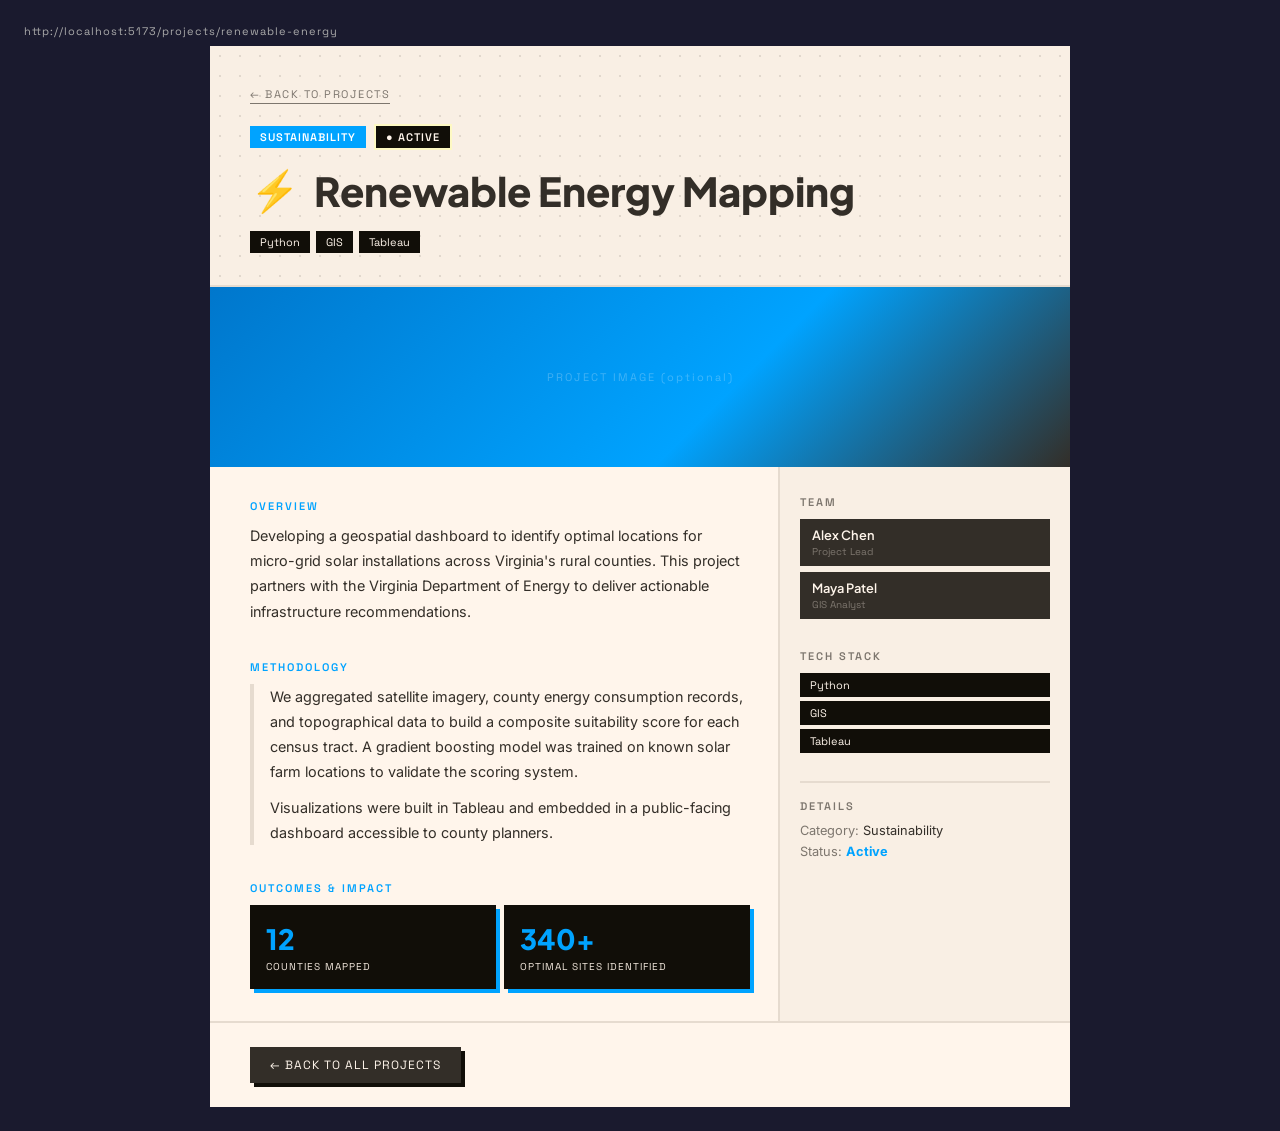
<file: .superpowers/brainstorm/98406-1774940633/content/detail-mockup-v2.html>
<!DOCTYPE html>
<html>
<head>
<style>
  @import url('https://fonts.googleapis.com/css2?family=Plus+Jakarta+Sans:wght@400;600;700;800&family=Inter:wght@400;500&family=Space+Grotesk:wght@400;500;600&display=swap');

  :root {
    --surface: #fff5eb;
    --surface-container-low: #f9efe4;
    --surface-container: #f1e6db;
    --surface-container-highest: #e6dbcf;
    --on-background: #332e28;
    --inverse-surface: #110e08;
    --primary: #00a3ff;
    --primary-container: #0077cc;
    --on-primary: #ffffff;
    --secondary: #fef9c3;
    --outline: #7d766e;
    --font-display: 'Plus Jakarta Sans', sans-serif;
    --font-label: 'Space Grotesk', monospace;
    --font-body: 'Inter', sans-serif;
    --shadow-hard: 4px 4px 0px #110e08;
    --shadow-blue: 4px 4px 0px #00a3ff;
  }

  * { box-sizing: border-box; margin: 0; padding: 0; }

  body {
    background: #1a1a2e;
    display: flex;
    flex-direction: column;
    align-items: center;
    padding: 24px;
    font-family: var(--font-body);
  }

  .browser-label {
    font-family: var(--font-label);
    font-size: 11px;
    color: #aaa;
    letter-spacing: 1px;
    margin-bottom: 8px;
    align-self: flex-start;
  }

  .page {
    background: var(--surface);
    width: 100%;
    max-width: 860px;
    color: var(--on-background);
  }

  /* HERO — light with dots */
  .hero {
    background-color: var(--surface-container-low);
    background-image: radial-gradient(circle, rgba(51,46,40,0.12) 1px, transparent 1px);
    background-size: 20px 20px;
    padding: 36px 40px 32px;
    border-bottom: 2px solid var(--surface-container-highest);
  }

  .back-btn {
    display: inline-block;
    font-family: var(--font-label);
    font-size: 11px;
    letter-spacing: 1.5px;
    color: var(--outline);
    margin-bottom: 20px;
    border-bottom: 1px solid var(--outline);
    padding-bottom: 2px;
    cursor: pointer;
  }

  .chips {
    display: flex;
    gap: 8px;
    margin-bottom: 16px;
    align-items: center;
    flex-wrap: wrap;
  }

  .chip-primary {
    background: var(--primary);
    color: var(--on-primary);
    font-family: var(--font-label);
    font-size: 11px;
    letter-spacing: 1px;
    padding: 4px 10px;
    font-weight: 600;
  }

  .chip-dark {
    background: var(--inverse-surface);
    color: var(--surface);
    font-family: var(--font-label);
    font-size: 11px;
    letter-spacing: 1px;
    padding: 4px 10px;
    font-weight: 600;
    border: 2px solid var(--secondary);
  }

  .chip-outline {
    background: transparent;
    color: var(--on-background);
    font-family: var(--font-label);
    font-size: 11px;
    letter-spacing: 1px;
    padding: 4px 10px;
    font-weight: 600;
    border: 2px solid var(--outline);
  }

  .hero-title-row {
    display: flex;
    align-items: center;
    gap: 14px;
    margin-bottom: 16px;
  }

  .hero-icon {
    font-size: 2.5rem;
  }

  .hero-title {
    font-family: var(--font-display);
    font-size: 2.5rem;
    font-weight: 800;
    color: var(--on-background);
    line-height: 1.1;
  }

  .hero-tags {
    display: flex;
    gap: 6px;
    flex-wrap: wrap;
  }

  .tag {
    background: var(--inverse-surface);
    color: var(--surface);
    font-family: var(--font-label);
    font-size: 11px;
    padding: 4px 10px;
  }

  /* HERO IMAGE */
  .hero-image {
    width: 100%;
    height: 180px;
    background: linear-gradient(135deg, #0077cc, #00a3ff 60%, #332e28);
    display: flex;
    align-items: center;
    justify-content: center;
    color: rgba(255,255,255,0.25);
    font-family: var(--font-label);
    font-size: 11px;
    letter-spacing: 2px;
  }

  /* TWO-COLUMN BODY */
  .body {
    display: flex;
  }

  .main-col {
    flex: 2;
    padding: 32px 28px 32px 40px;
    border-right: 2px solid var(--surface-container-highest);
    display: flex;
    flex-direction: column;
    gap: 36px;
  }

  .section-label {
    font-family: var(--font-label);
    font-size: 11px;
    letter-spacing: 2px;
    color: var(--primary);
    margin-bottom: 10px;
    font-weight: 600;
  }

  .body-text {
    font-family: var(--font-body);
    font-size: 0.9rem;
    line-height: 1.75;
    color: var(--on-background);
  }

  .methodology-block {
    border-left: 4px solid var(--surface-container-highest);
    padding-left: 16px;
    display: flex;
    flex-direction: column;
    gap: 10px;
  }

  .outcomes-grid {
    display: grid;
    grid-template-columns: 1fr 1fr;
    gap: 8px;
  }

  .outcome-card {
    background: var(--inverse-surface);
    color: var(--surface);
    padding: 16px;
    box-shadow: var(--shadow-blue);
  }

  .outcome-value {
    font-family: var(--font-display);
    font-size: 1.75rem;
    font-weight: 800;
    color: var(--primary);
  }

  .outcome-label {
    font-family: var(--font-label);
    font-size: 10px;
    letter-spacing: 1px;
    margin-top: 4px;
    color: var(--surface-container);
  }

  /* SIDEBAR */
  .sidebar {
    flex: 1;
    padding: 28px 20px;
    background: var(--surface-container-low);
    display: flex;
    flex-direction: column;
    gap: 24px;
  }

  .sidebar-label {
    font-family: var(--font-label);
    font-size: 11px;
    letter-spacing: 2px;
    color: var(--outline);
    margin-bottom: 10px;
    font-weight: 600;
  }

  .team-member {
    background: var(--on-background);
    color: var(--surface);
    padding: 8px 12px;
    margin-bottom: 6px;
  }

  .member-name {
    font-family: var(--font-display);
    font-size: 0.8rem;
    font-weight: 600;
  }

  .member-role {
    font-family: var(--font-label);
    font-size: 10px;
    color: var(--outline);
    margin-top: 2px;
  }

  .stack-tag {
    background: var(--inverse-surface);
    color: var(--surface);
    font-family: var(--font-label);
    font-size: 11px;
    padding: 5px 10px;
    display: block;
    margin-bottom: 4px;
  }

  .details-block {
    border-top: 2px solid var(--surface-container-highest);
    padding-top: 16px;
  }

  .detail-row {
    font-family: var(--font-body);
    font-size: 0.8rem;
    margin-bottom: 6px;
    color: var(--on-background);
  }

  .detail-row span {
    color: var(--outline);
  }

  /* BACK BUTTON FOOTER */
  .page-footer {
    padding: 24px 40px;
    border-top: 2px solid var(--surface-container-highest);
    background: var(--surface);
  }

  .back-button {
    background: var(--on-background);
    color: var(--surface);
    font-family: var(--font-label);
    font-size: 12px;
    letter-spacing: 1px;
    padding: 10px 20px;
    display: inline-block;
    box-shadow: var(--shadow-hard);
    cursor: pointer;
    border: none;
  }
</style>
</head>
<body>
  <div class="browser-label">http://localhost:5173/projects/renewable-energy</div>

  <div class="page">

    <!-- HERO -->
    <div class="hero">
      <div class="back-btn">← BACK TO PROJECTS</div>
      <div class="chips">
        <span class="chip-primary">SUSTAINABILITY</span>
        <span class="chip-dark">● ACTIVE</span>
      </div>
      <div class="hero-title-row">
        <span class="hero-icon">⚡</span>
        <h1 class="hero-title">Renewable Energy Mapping</h1>
      </div>
      <div class="hero-tags">
        <span class="tag">Python</span>
        <span class="tag">GIS</span>
        <span class="tag">Tableau</span>
      </div>
    </div>

    <!-- HERO IMAGE (optional) -->
    <div class="hero-image">PROJECT IMAGE (optional)</div>

    <!-- BODY -->
    <div class="body">

      <!-- MAIN -->
      <div class="main-col">

        <div>
          <div class="section-label">OVERVIEW</div>
          <p class="body-text">Developing a geospatial dashboard to identify optimal locations for micro-grid solar installations across Virginia's rural counties. This project partners with the Virginia Department of Energy to deliver actionable infrastructure recommendations.</p>
        </div>

        <div>
          <div class="section-label">METHODOLOGY</div>
          <div class="methodology-block">
            <p class="body-text">We aggregated satellite imagery, county energy consumption records, and topographical data to build a composite suitability score for each census tract. A gradient boosting model was trained on known solar farm locations to validate the scoring system.</p>
            <p class="body-text">Visualizations were built in Tableau and embedded in a public-facing dashboard accessible to county planners.</p>
          </div>
        </div>

        <div>
          <div class="section-label">OUTCOMES &amp; IMPACT</div>
          <div class="outcomes-grid">
            <div class="outcome-card">
              <div class="outcome-value">12</div>
              <div class="outcome-label">COUNTIES MAPPED</div>
            </div>
            <div class="outcome-card">
              <div class="outcome-value">340+</div>
              <div class="outcome-label">OPTIMAL SITES IDENTIFIED</div>
            </div>
          </div>
        </div>

      </div>

      <!-- SIDEBAR -->
      <div class="sidebar">

        <div>
          <div class="sidebar-label">TEAM</div>
          <div class="team-member">
            <div class="member-name">Alex Chen</div>
            <div class="member-role">Project Lead</div>
          </div>
          <div class="team-member">
            <div class="member-name">Maya Patel</div>
            <div class="member-role">GIS Analyst</div>
          </div>
        </div>

        <div>
          <div class="sidebar-label">TECH STACK</div>
          <span class="stack-tag">Python</span>
          <span class="stack-tag">GIS</span>
          <span class="stack-tag">Tableau</span>
        </div>

        <div class="details-block">
          <div class="sidebar-label">DETAILS</div>
          <div class="detail-row"><span>Category: </span>Sustainability</div>
          <div class="detail-row"><span>Status: </span><strong style="color:#00a3ff;">Active</strong></div>
        </div>

      </div>
    </div>

    <!-- FOOTER -->
    <div class="page-footer">
      <button class="back-button">← BACK TO ALL PROJECTS</button>
    </div>

  </div>
</body>
</html>
</file>
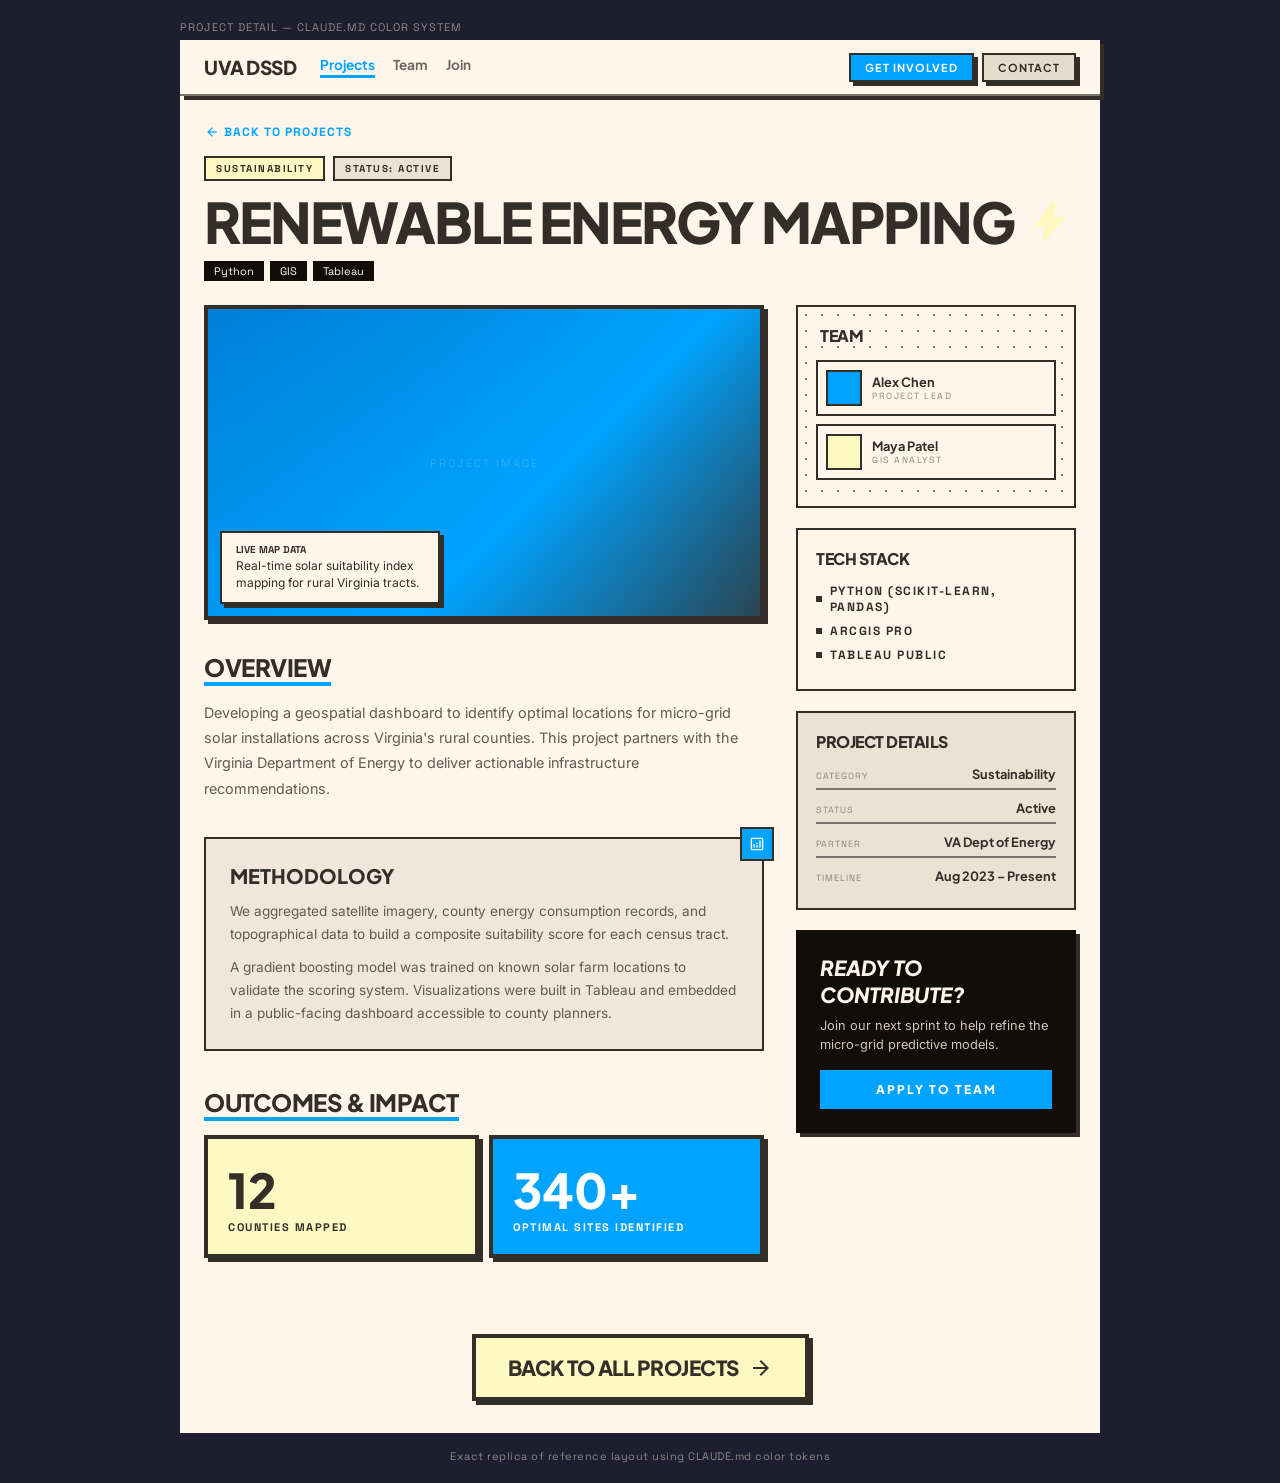
<file: .superpowers/brainstorm/98406-1774940633/content/detail-mockup-v3.html>
<!DOCTYPE html>
<html lang="en">
<head>
<meta charset="utf-8"/>
<meta content="width=device-width, initial-scale=1.0" name="viewport"/>
<link href="https://fonts.googleapis.com/css2?family=Plus+Jakarta+Sans:wght@400;600;700;800&family=Inter:wght@400;500&family=Space+Grotesk:wght@500;700&family=Material+Symbols+Outlined:wght,FILL@100..700,0..1&display=swap" rel="stylesheet"/>
<style>
  :root {
    --surface: #fff5eb;
    --surface-container-low: #f9efe4;
    --surface-container: #f1e6db;
    --surface-container-high: #ece1d5;
    --surface-container-highest: #e6dbcf;
    --on-background: #332e28;
    --on-surface-variant: #615b53;
    --inverse-surface: #110e08;
    --primary: #00a3ff;
    --primary-container: #0077cc;
    --on-primary: #ffffff;
    --secondary: #fef9c3;
    --secondary-container: #fef9c3;
    --on-secondary-container: #332e28;
    --outline: #7d766e;
    --outline-variant: #b4aca3;
    --font-display: 'Plus Jakarta Sans', sans-serif;
    --font-body: 'Inter', sans-serif;
    --font-label: 'Space Grotesk', monospace;
  }

  * { box-sizing: border-box; margin: 0; padding: 0; }

  body {
    background: #1e1e2e;
    display: flex;
    flex-direction: column;
    align-items: center;
    padding: 20px;
    font-family: var(--font-body);
  }

  .browser-bar {
    font-family: var(--font-label);
    font-size: 11px;
    color: #888;
    letter-spacing: 1px;
    margin-bottom: 6px;
    width: 100%;
    max-width: 920px;
  }

  .page {
    background: var(--surface);
    width: 100%;
    max-width: 920px;
    color: var(--on-background);
  }

  /* NAV */
  .nav {
    display: flex;
    justify-content: space-between;
    align-items: center;
    padding: 0 24px;
    height: 56px;
    border-bottom: 2px solid var(--outline);
    box-shadow: 4px 4px 0 var(--on-background);
  }
  .nav-brand {
    font-family: var(--font-display);
    font-size: 1.2rem;
    font-weight: 900;
    text-transform: uppercase;
    letter-spacing: -0.5px;
  }
  .nav-links { display: flex; gap: 18px; font-family: var(--font-display); font-weight: 700; font-size: 0.85rem; }
  .nav-link-active { color: var(--primary); border-bottom: 3px solid var(--primary); padding-bottom: 2px; }
  .nav-link { color: var(--on-background); opacity: 0.7; }
  .nav-actions { display: flex; gap: 8px; }
  .nav-btn {
    font-family: var(--font-display);
    font-size: 11px;
    font-weight: 700;
    text-transform: uppercase;
    letter-spacing: 1px;
    padding: 6px 14px;
    border: 2px solid var(--on-background);
    cursor: pointer;
    box-shadow: 4px 4px 0 var(--on-background);
  }
  .nav-btn-primary { background: var(--primary); color: var(--on-primary); }
  .nav-btn-secondary { background: var(--surface-container-highest); color: var(--on-background); }

  /* HEADER */
  .header { padding: 28px 24px 0; }
  .back-link {
    display: inline-flex;
    align-items: center;
    gap: 4px;
    font-family: var(--font-label);
    font-size: 12px;
    text-transform: uppercase;
    font-weight: 700;
    color: var(--primary);
    letter-spacing: 1px;
    margin-bottom: 16px;
    text-decoration: none;
  }
  .back-link .material-symbols-outlined { font-size: 16px; }
  .chips-row { display: flex; gap: 8px; margin-bottom: 12px; flex-wrap: wrap; }
  .chip-secondary {
    background: var(--secondary-container);
    color: var(--on-secondary-container);
    font-family: var(--font-label);
    font-size: 10px;
    font-weight: 700;
    letter-spacing: 1.5px;
    text-transform: uppercase;
    padding: 4px 10px;
    border: 2px solid var(--on-background);
  }
  .chip-surface {
    background: var(--surface-container-high);
    color: var(--on-background);
    font-family: var(--font-label);
    font-size: 10px;
    font-weight: 700;
    letter-spacing: 1.5px;
    text-transform: uppercase;
    padding: 4px 10px;
    border: 2px solid var(--on-background);
  }
  .page-title {
    font-family: var(--font-display);
    font-size: 3.5rem;
    font-weight: 900;
    text-transform: uppercase;
    letter-spacing: -2px;
    line-height: 1;
    display: flex;
    align-items: center;
    gap: 12px;
    margin-bottom: 12px;
  }
  .page-title-icon { font-size: 2.5rem; color: var(--secondary-container); }
  .tags-row { display: flex; gap: 6px; flex-wrap: wrap; margin-bottom: 24px; }
  .tag-dark {
    background: var(--inverse-surface);
    color: var(--surface);
    font-family: var(--font-label);
    font-size: 11px;
    padding: 3px 10px;
  }

  /* MAIN GRID */
  .content-grid {
    display: grid;
    grid-template-columns: 2fr 1fr;
    gap: 32px;
    padding: 0 24px;
  }

  /* HERO IMAGE */
  .hero-image {
    position: relative;
    aspect-ratio: 16/9;
    border: 4px solid var(--on-background);
    background: var(--primary);
    overflow: hidden;
    box-shadow: 4px 4px 0 var(--on-background);
    margin-bottom: 32px;
  }
  .hero-image img {
    width: 100%;
    height: 100%;
    object-fit: cover;
    mix-blend-mode: multiply;
    opacity: 0.8;
  }
  .hero-image-overlay {
    position: absolute;
    inset: 0;
    background: linear-gradient(to top right, rgba(0,163,255,0.4), transparent);
  }
  .hero-image-card {
    position: absolute;
    bottom: 12px;
    left: 12px;
    background: var(--surface);
    padding: 10px 14px;
    border: 2px solid var(--on-background);
    box-shadow: 4px 4px 0 var(--on-background);
    max-width: 220px;
  }
  .hero-image-card-label {
    font-family: var(--font-label);
    font-size: 10px;
    font-weight: 700;
    text-transform: uppercase;
    margin-bottom: 2px;
  }
  .hero-image-card-text {
    font-family: var(--font-body);
    font-size: 12px;
    line-height: 1.4;
  }

  /* SECTIONS */
  .section { margin-bottom: 36px; }
  .section-title {
    font-family: var(--font-display);
    font-size: 1.5rem;
    font-weight: 800;
    text-transform: uppercase;
    letter-spacing: -0.5px;
    display: inline-block;
    border-bottom: 4px solid var(--primary);
    margin-bottom: 14px;
  }
  .section-text {
    font-family: var(--font-body);
    font-size: 0.9rem;
    line-height: 1.75;
    color: var(--on-surface-variant);
  }

  /* METHODOLOGY CARD */
  .method-card {
    background: var(--surface-container);
    padding: 24px;
    border: 2px solid var(--on-background);
    position: relative;
    margin-bottom: 36px;
  }
  .method-card-badge {
    position: absolute;
    top: -12px;
    right: -12px;
    background: var(--primary);
    color: var(--on-primary);
    padding: 6px;
    border: 2px solid var(--on-background);
    display: flex;
    align-items: center;
    justify-content: center;
  }
  .method-card-title {
    font-family: var(--font-display);
    font-size: 1.25rem;
    font-weight: 800;
    text-transform: uppercase;
    margin-bottom: 12px;
  }
  .method-card-text {
    font-family: var(--font-body);
    font-size: 0.85rem;
    line-height: 1.7;
    color: var(--on-surface-variant);
  }
  .method-card-text + .method-card-text { margin-top: 10px; }

  /* OUTCOMES */
  .outcomes-grid {
    display: grid;
    grid-template-columns: 1fr 1fr;
    gap: 10px;
  }
  .outcome-card {
    padding: 20px;
    border: 4px solid var(--on-background);
    box-shadow: 4px 4px 0 var(--on-background);
  }
  .outcome-card-yellow { background: var(--secondary-container); }
  .outcome-card-blue { background: var(--primary); }
  .outcome-value {
    font-family: var(--font-display);
    font-size: 3rem;
    font-weight: 900;
  }
  .outcome-card-yellow .outcome-value { color: var(--on-background); }
  .outcome-card-blue .outcome-value { color: var(--on-primary); }
  .outcome-label {
    font-family: var(--font-label);
    font-size: 11px;
    font-weight: 700;
    text-transform: uppercase;
    letter-spacing: 1.5px;
  }
  .outcome-card-yellow .outcome-label { color: var(--on-background); }
  .outcome-card-blue .outcome-label { color: var(--on-primary); }

  /* SIDEBAR */
  .sidebar { display: flex; flex-direction: column; gap: 20px; }

  .sidebar-card {
    border: 2px solid var(--on-background);
    padding: 18px;
  }
  .sidebar-card-dotted {
    background-image: radial-gradient(var(--outline) 1px, transparent 1px);
    background-size: 16px 16px;
  }
  .sidebar-title {
    font-family: var(--font-display);
    font-size: 1rem;
    font-weight: 800;
    text-transform: uppercase;
    letter-spacing: -0.5px;
    margin-bottom: 14px;
  }
  .sidebar-title-bg {
    background: var(--surface);
    display: inline-block;
    padding: 0 4px;
  }

  .team-member {
    display: flex;
    align-items: center;
    gap: 10px;
    background: var(--surface);
    padding: 8px;
    border: 2px solid var(--on-background);
    margin-bottom: 8px;
  }
  .team-avatar {
    width: 36px;
    height: 36px;
    border: 2px solid var(--on-background);
    flex-shrink: 0;
  }
  .team-avatar-primary { background: var(--primary); }
  .team-avatar-secondary { background: var(--secondary-container); }
  .team-name { font-family: var(--font-display); font-weight: 700; font-size: 0.8rem; }
  .team-role { font-family: var(--font-label); font-size: 9px; text-transform: uppercase; letter-spacing: 1.5px; color: var(--on-surface-variant); opacity: 0.7; }

  .stack-item {
    display: flex;
    align-items: center;
    gap: 8px;
    font-family: var(--font-label);
    font-size: 12px;
    font-weight: 700;
    text-transform: uppercase;
    letter-spacing: 1.5px;
    margin-bottom: 8px;
  }
  .stack-dot { width: 6px; height: 6px; background: var(--on-background); }

  .details-card { background: var(--surface-container-high); }
  .detail-row {
    display: flex;
    justify-content: space-between;
    align-items: flex-end;
    border-bottom: 2px solid var(--outline);
    padding-bottom: 6px;
    margin-bottom: 10px;
  }
  .detail-label { font-family: var(--font-label); font-size: 9px; text-transform: uppercase; opacity: 0.5; letter-spacing: 1px; }
  .detail-value { font-family: var(--font-display); font-weight: 700; font-size: 0.8rem; }

  .cta-card {
    background: var(--inverse-surface);
    color: var(--surface);
    padding: 24px;
    box-shadow: 4px 4px 0 var(--on-background);
    border: none;
  }
  .cta-title {
    font-family: var(--font-display);
    font-size: 1.3rem;
    font-weight: 900;
    text-transform: uppercase;
    font-style: italic;
    margin-bottom: 8px;
  }
  .cta-text {
    font-family: var(--font-body);
    font-size: 0.8rem;
    opacity: 0.8;
    margin-bottom: 16px;
    line-height: 1.5;
  }
  .cta-btn {
    width: 100%;
    padding: 12px;
    background: var(--primary);
    color: var(--on-primary);
    font-family: var(--font-display);
    font-weight: 900;
    font-size: 12px;
    text-transform: uppercase;
    letter-spacing: 2px;
    border: none;
    cursor: pointer;
  }

  /* FOOTER BACK BUTTON */
  .page-back-footer {
    display: flex;
    justify-content: center;
    padding: 40px 24px 32px;
  }
  .back-all-btn {
    display: inline-flex;
    align-items: center;
    gap: 10px;
    background: var(--secondary-container);
    border: 4px solid var(--on-background);
    padding: 16px 32px;
    font-family: var(--font-display);
    font-weight: 900;
    font-size: 1.3rem;
    text-transform: uppercase;
    letter-spacing: -0.5px;
    color: var(--on-background);
    box-shadow: 4px 4px 0 var(--on-background);
    cursor: pointer;
    text-decoration: none;
  }
  .back-all-btn .material-symbols-outlined { font-size: 1.5rem; }

  .note {
    font-family: var(--font-label);
    font-size: 11px;
    color: #888;
    text-align: center;
    margin-top: 16px;
    letter-spacing: 0.5px;
  }
</style>
</head>
<body>

<div class="browser-bar">PROJECT DETAIL — CLAUDE.MD COLOR SYSTEM</div>

<div class="page">

  <!-- NAV (for context) -->
  <div class="nav">
    <div style="display:flex;align-items:center;gap:24px;">
      <span class="nav-brand">UVA DSSD</span>
      <div class="nav-links">
        <span class="nav-link-active">Projects</span>
        <span class="nav-link">Team</span>
        <span class="nav-link">Join</span>
      </div>
    </div>
    <div class="nav-actions">
      <span class="nav-btn nav-btn-primary">Get Involved</span>
      <span class="nav-btn nav-btn-secondary">Contact</span>
    </div>
  </div>

  <!-- HEADER -->
  <div class="header">
    <a class="back-link" href="#">
      <span class="material-symbols-outlined">arrow_back</span>
      Back to Projects
    </a>
    <div class="chips-row">
      <span class="chip-secondary">Sustainability</span>
      <span class="chip-surface">Status: Active</span>
    </div>
    <h1 class="page-title">
      Renewable Energy Mapping
      <span class="material-symbols-outlined page-title-icon" style="font-size:3rem;font-variation-settings:'FILL' 1;">bolt</span>
    </h1>
    <div class="tags-row">
      <span class="tag-dark">Python</span>
      <span class="tag-dark">GIS</span>
      <span class="tag-dark">Tableau</span>
    </div>
  </div>

  <!-- MAIN GRID -->
  <div class="content-grid">

    <!-- LEFT COLUMN -->
    <div>

      <!-- HERO IMAGE -->
      <div class="hero-image">
        <div style="width:100%;height:100%;background:linear-gradient(135deg,var(--primary-container),var(--primary) 60%,var(--on-background));display:flex;align-items:center;justify-content:center;color:rgba(255,255,255,0.2);font-family:var(--font-label);font-size:11px;letter-spacing:2px;">PROJECT IMAGE</div>
        <div class="hero-image-overlay"></div>
        <div class="hero-image-card">
          <div class="hero-image-card-label">Live Map Data</div>
          <div class="hero-image-card-text">Real-time solar suitability index mapping for rural Virginia tracts.</div>
        </div>
      </div>

      <!-- OVERVIEW -->
      <div class="section">
        <h2 class="section-title">Overview</h2>
        <p class="section-text">Developing a geospatial dashboard to identify optimal locations for micro-grid solar installations across Virginia's rural counties. This project partners with the Virginia Department of Energy to deliver actionable infrastructure recommendations.</p>
      </div>

      <!-- METHODOLOGY -->
      <div class="method-card">
        <div class="method-card-badge">
          <span class="material-symbols-outlined" style="font-size:18px;">analytics</span>
        </div>
        <h2 class="method-card-title">Methodology</h2>
        <p class="method-card-text">We aggregated satellite imagery, county energy consumption records, and topographical data to build a composite suitability score for each census tract.</p>
        <p class="method-card-text">A gradient boosting model was trained on known solar farm locations to validate the scoring system. Visualizations were built in Tableau and embedded in a public-facing dashboard accessible to county planners.</p>
      </div>

      <!-- OUTCOMES -->
      <div class="section">
        <h2 class="section-title">Outcomes & Impact</h2>
        <div class="outcomes-grid">
          <div class="outcome-card outcome-card-yellow">
            <div class="outcome-value">12</div>
            <div class="outcome-label">Counties Mapped</div>
          </div>
          <div class="outcome-card outcome-card-blue">
            <div class="outcome-value">340+</div>
            <div class="outcome-label">Optimal Sites Identified</div>
          </div>
        </div>
      </div>

    </div>

    <!-- RIGHT SIDEBAR -->
    <div class="sidebar">

      <!-- TEAM -->
      <div class="sidebar-card sidebar-card-dotted">
        <h3 class="sidebar-title"><span class="sidebar-title-bg">Team</span></h3>
        <div class="team-member">
          <div class="team-avatar team-avatar-primary"></div>
          <div>
            <div class="team-name">Alex Chen</div>
            <div class="team-role">Project Lead</div>
          </div>
        </div>
        <div class="team-member">
          <div class="team-avatar team-avatar-secondary"></div>
          <div>
            <div class="team-name">Maya Patel</div>
            <div class="team-role">GIS Analyst</div>
          </div>
        </div>
      </div>

      <!-- TECH STACK -->
      <div class="sidebar-card">
        <h3 class="sidebar-title">Tech Stack</h3>
        <div class="stack-item"><span class="stack-dot"></span>Python (Scikit-Learn, Pandas)</div>
        <div class="stack-item"><span class="stack-dot"></span>ArcGIS Pro</div>
        <div class="stack-item"><span class="stack-dot"></span>Tableau Public</div>
      </div>

      <!-- PROJECT DETAILS -->
      <div class="sidebar-card details-card">
        <h3 class="sidebar-title">Project Details</h3>
        <div class="detail-row">
          <span class="detail-label">Category</span>
          <span class="detail-value">Sustainability</span>
        </div>
        <div class="detail-row">
          <span class="detail-label">Status</span>
          <span class="detail-value">Active</span>
        </div>
        <div class="detail-row">
          <span class="detail-label">Partner</span>
          <span class="detail-value">VA Dept of Energy</span>
        </div>
        <div class="detail-row" style="border-bottom:none;margin-bottom:0;">
          <span class="detail-label">Timeline</span>
          <span class="detail-value">Aug 2023 – Present</span>
        </div>
      </div>

      <!-- CTA -->
      <div class="cta-card">
        <h4 class="cta-title">Ready to contribute?</h4>
        <p class="cta-text">Join our next sprint to help refine the micro-grid predictive models.</p>
        <button class="cta-btn">Apply to Team</button>
      </div>

    </div>

  </div>

  <!-- BACK TO ALL PROJECTS -->
  <div class="page-back-footer">
    <a class="back-all-btn" href="#">
      Back to All Projects
      <span class="material-symbols-outlined">arrow_forward</span>
    </a>
  </div>

</div>

<p class="note">Exact replica of reference layout using CLAUDE.md color tokens</p>

</body>
</html>
</file>
